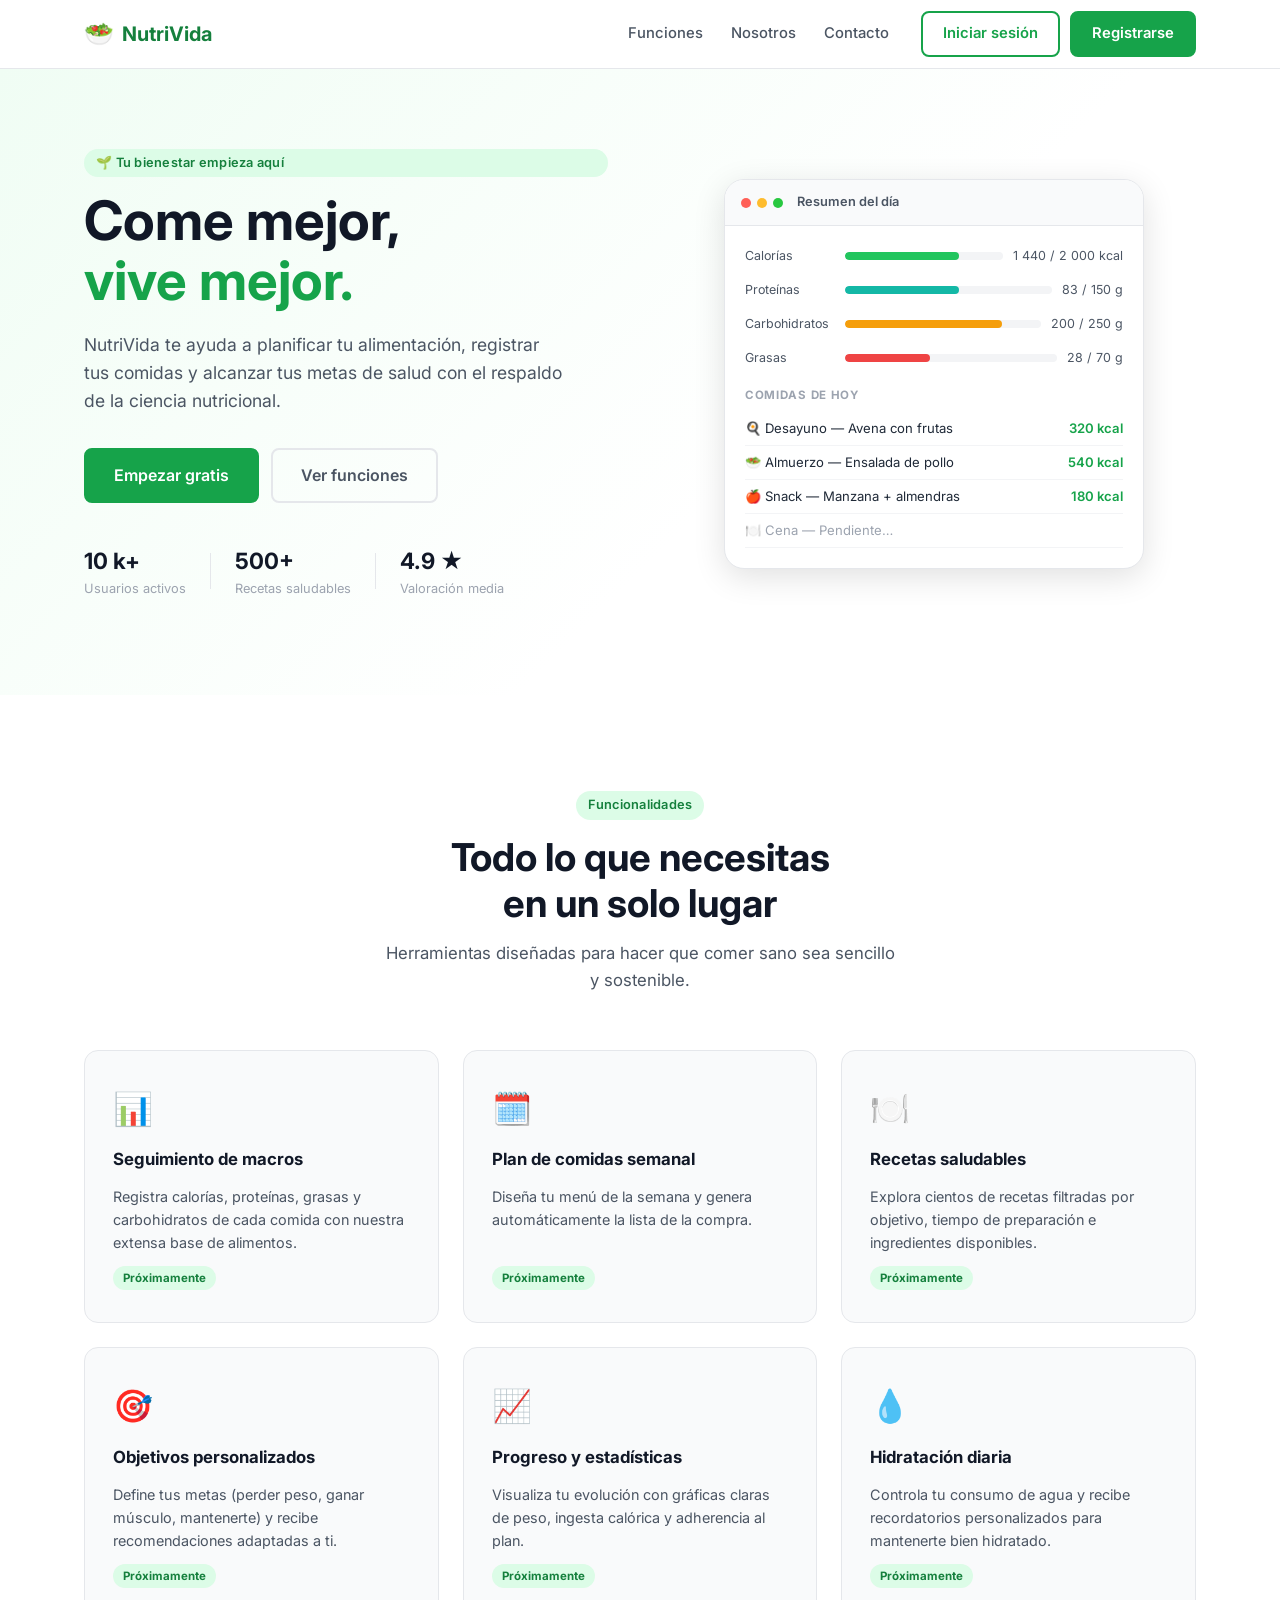
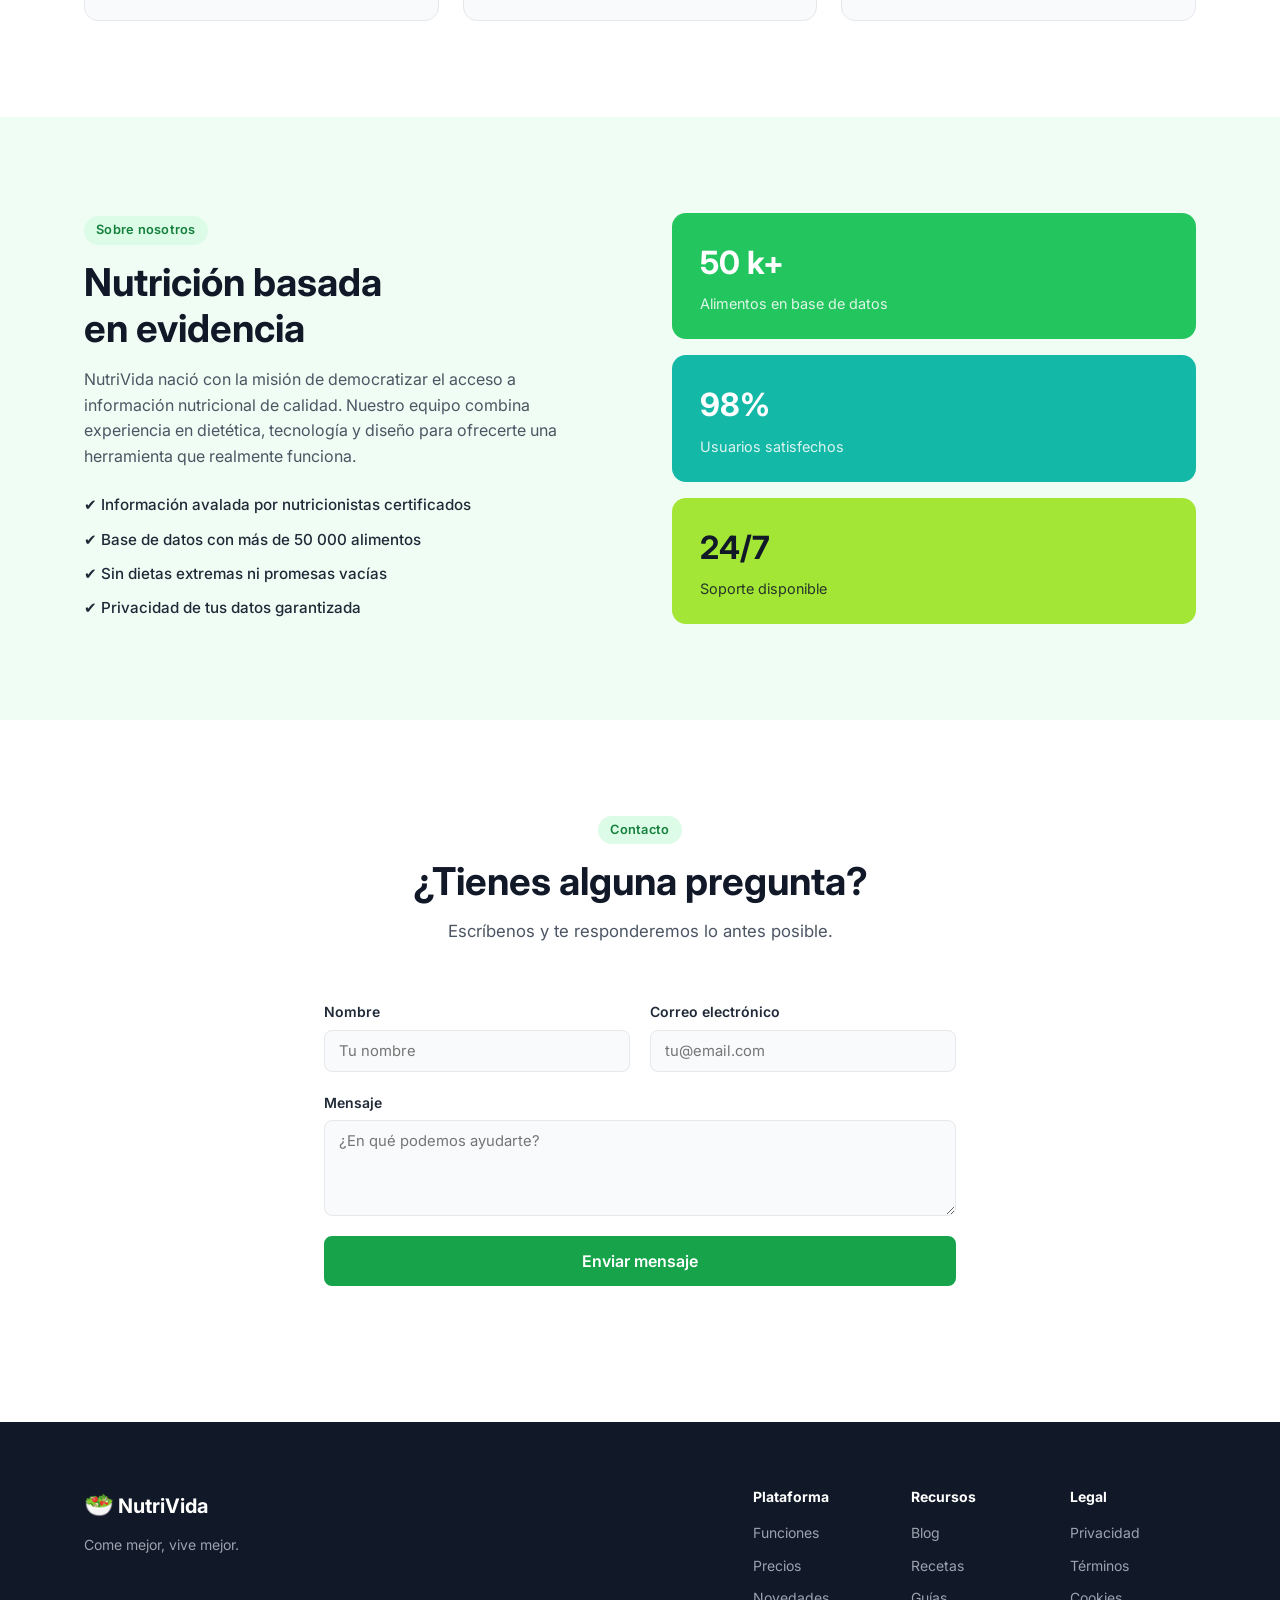
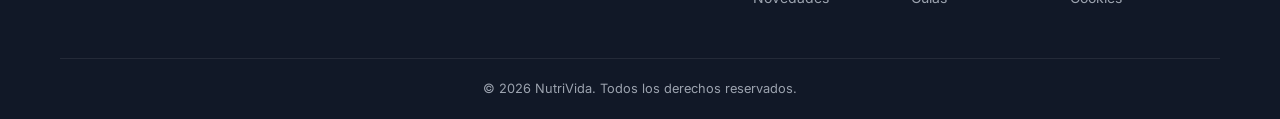
<file: index.html>
<!DOCTYPE html>
<html lang="es">
<head>
  <meta charset="UTF-8" />
  <meta name="viewport" content="width=device-width, initial-scale=1.0" />
  <title>NutriVida — Tu guía de nutrición saludable</title>
  <link rel="stylesheet" href="styles/main.css" />
  <link rel="preconnect" href="https://fonts.googleapis.com" />
  <link href="https://fonts.googleapis.com/css2?family=Inter:wght@400;500;600;700&display=swap" rel="stylesheet" />
</head>
<body>

  <!-- NAVBAR -->
  <header class="navbar">
    <div class="container navbar__inner">
      <a href="index.html" class="navbar__logo">
        <span class="logo-icon">🥗</span>
        <span class="logo-text">NutriVida</span>
      </a>
      <nav class="navbar__links">
        <a href="#features">Funciones</a>
        <a href="#about">Nosotros</a>
        <a href="#contact">Contacto</a>
      </nav>
      <div class="navbar__actions">
        <a href="pages/login.html" class="btn btn--outline">Iniciar sesión</a>
        <a href="pages/register.html" class="btn btn--primary">Registrarse</a>
      </div>
      <button class="navbar__hamburger" id="menuToggle" aria-label="Abrir menú">
        <span></span><span></span><span></span>
      </button>
    </div>
  </header>

  <!-- HERO -->
  <section class="hero">
    <div class="container hero__inner">
      <div class="hero__text">
        <span class="badge">🌱 Tu bienestar empieza aquí</span>
        <h1 class="hero__title">Come mejor,<br /><span class="highlight">vive mejor.</span></h1>
        <p class="hero__subtitle">
          NutriVida te ayuda a planificar tu alimentación, registrar tus comidas
          y alcanzar tus metas de salud con el respaldo de la ciencia nutricional.
        </p>
        <div class="hero__cta">
          <a href="pages/register.html" class="btn btn--primary btn--lg">Empezar gratis</a>
          <a href="#features" class="btn btn--ghost btn--lg">Ver funciones</a>
        </div>
        <div class="hero__stats">
          <div class="stat">
            <strong>10 k+</strong>
            <span>Usuarios activos</span>
          </div>
          <div class="stat-divider"></div>
          <div class="stat">
            <strong>500+</strong>
            <span>Recetas saludables</span>
          </div>
          <div class="stat-divider"></div>
          <div class="stat">
            <strong>4.9 ★</strong>
            <span>Valoración media</span>
          </div>
        </div>
      </div>
      <div class="hero__image">
        <div class="image-card">
          <div class="image-card__mock">
            <div class="mock-header">
              <span class="mock-dot red"></span>
              <span class="mock-dot yellow"></span>
              <span class="mock-dot green"></span>
              <span class="mock-title">Resumen del día</span>
            </div>
            <div class="mock-body">
              <div class="macro-row">
                <span>Calorías</span>
                <div class="bar-wrap"><div class="bar bar--cal" style="width:72%"></div></div>
                <span>1 440 / 2 000 kcal</span>
              </div>
              <div class="macro-row">
                <span>Proteínas</span>
                <div class="bar-wrap"><div class="bar bar--pro" style="width:55%"></div></div>
                <span>83 / 150 g</span>
              </div>
              <div class="macro-row">
                <span>Carbohidratos</span>
                <div class="bar-wrap"><div class="bar bar--carb" style="width:80%"></div></div>
                <span>200 / 250 g</span>
              </div>
              <div class="macro-row">
                <span>Grasas</span>
                <div class="bar-wrap"><div class="bar bar--fat" style="width:40%"></div></div>
                <span>28 / 70 g</span>
              </div>
              <div class="mock-meals">
                <p class="mock-section-title">Comidas de hoy</p>
                <div class="meal-item">🍳 Desayuno — Avena con frutas <span>320 kcal</span></div>
                <div class="meal-item">🥗 Almuerzo — Ensalada de pollo <span>540 kcal</span></div>
                <div class="meal-item">🍎 Snack — Manzana + almendras <span>180 kcal</span></div>
                <div class="meal-item muted">🍽️ Cena — Pendiente…</div>
              </div>
            </div>
          </div>
        </div>
      </div>
    </div>
  </section>

  <!-- FEATURES -->
  <section class="features" id="features">
    <div class="container">
      <div class="section-header">
        <span class="badge">Funcionalidades</span>
        <h2>Todo lo que necesitas<br />en un solo lugar</h2>
        <p>Herramientas diseñadas para hacer que comer sano sea sencillo y sostenible.</p>
      </div>
      <div class="features__grid">

        <div class="feature-card">
          <div class="feature-card__icon">📊</div>
          <h3>Seguimiento de macros</h3>
          <p>Registra calorías, proteínas, grasas y carbohidratos de cada comida con nuestra extensa base de alimentos.</p>
          <span class="feature-tag">Próximamente</span>
        </div>

        <div class="feature-card">
          <div class="feature-card__icon">🗓️</div>
          <h3>Plan de comidas semanal</h3>
          <p>Diseña tu menú de la semana y genera automáticamente la lista de la compra.</p>
          <span class="feature-tag">Próximamente</span>
        </div>

        <div class="feature-card">
          <div class="feature-card__icon">🍽️</div>
          <h3>Recetas saludables</h3>
          <p>Explora cientos de recetas filtradas por objetivo, tiempo de preparación e ingredientes disponibles.</p>
          <span class="feature-tag">Próximamente</span>
        </div>

        <div class="feature-card">
          <div class="feature-card__icon">🎯</div>
          <h3>Objetivos personalizados</h3>
          <p>Define tus metas (perder peso, ganar músculo, mantenerte) y recibe recomendaciones adaptadas a ti.</p>
          <span class="feature-tag">Próximamente</span>
        </div>

        <div class="feature-card">
          <div class="feature-card__icon">📈</div>
          <h3>Progreso y estadísticas</h3>
          <p>Visualiza tu evolución con gráficas claras de peso, ingesta calórica y adherencia al plan.</p>
          <span class="feature-tag">Próximamente</span>
        </div>

        <div class="feature-card">
          <div class="feature-card__icon">💧</div>
          <h3>Hidratación diaria</h3>
          <p>Controla tu consumo de agua y recibe recordatorios personalizados para mantenerte bien hidratado.</p>
          <span class="feature-tag">Próximamente</span>
        </div>

      </div>
    </div>
  </section>

  <!-- ABOUT -->
  <section class="about" id="about">
    <div class="container about__inner">
      <div class="about__text">
        <span class="badge">Sobre nosotros</span>
        <h2>Nutrición basada<br />en evidencia</h2>
        <p>
          NutriVida nació con la misión de democratizar el acceso a información
          nutricional de calidad. Nuestro equipo combina experiencia en dietética,
          tecnología y diseño para ofrecerte una herramienta que realmente funciona.
        </p>
        <ul class="about__list">
          <li>✔ Información avalada por nutricionistas certificados</li>
          <li>✔ Base de datos con más de 50 000 alimentos</li>
          <li>✔ Sin dietas extremas ni promesas vacías</li>
          <li>✔ Privacidad de tus datos garantizada</li>
        </ul>
      </div>
      <div class="about__cards">
        <div class="about-card about-card--green">
          <span class="about-card__num">50 k+</span>
          <span class="about-card__label">Alimentos en base de datos</span>
        </div>
        <div class="about-card about-card--teal">
          <span class="about-card__num">98%</span>
          <span class="about-card__label">Usuarios satisfechos</span>
        </div>
        <div class="about-card about-card--lime">
          <span class="about-card__num">24/7</span>
          <span class="about-card__label">Soporte disponible</span>
        </div>
      </div>
    </div>
  </section>

  <!-- CONTACT -->
  <section class="contact" id="contact">
    <div class="container contact__inner">
      <div class="section-header">
        <span class="badge">Contacto</span>
        <h2>¿Tienes alguna pregunta?</h2>
        <p>Escríbenos y te responderemos lo antes posible.</p>
      </div>
      <form class="contact__form" id="contactForm" novalidate>
        <div class="form-row">
          <div class="form-group">
            <label for="name">Nombre</label>
            <input type="text" id="name" name="name" placeholder="Tu nombre" required />
          </div>
          <div class="form-group">
            <label for="email">Correo electrónico</label>
            <input type="email" id="email" name="email" placeholder="tu@email.com" required />
          </div>
        </div>
        <div class="form-group">
          <label for="message">Mensaje</label>
          <textarea id="message" name="message" rows="4" placeholder="¿En qué podemos ayudarte?" required></textarea>
        </div>
        <button type="submit" class="btn btn--primary btn--lg">Enviar mensaje</button>
        <p class="form-feedback" id="formFeedback"></p>
      </form>
    </div>
  </section>

  <!-- FOOTER -->
  <footer class="footer">
    <div class="container footer__inner">
      <div class="footer__brand">
        <span class="logo-icon">🥗</span>
        <span class="logo-text">NutriVida</span>
        <p>Come mejor, vive mejor.</p>
      </div>
      <div class="footer__links">
        <div class="footer__col">
          <strong>Plataforma</strong>
          <a href="#">Funciones</a>
          <a href="#">Precios</a>
          <a href="#">Novedades</a>
        </div>
        <div class="footer__col">
          <strong>Recursos</strong>
          <a href="#">Blog</a>
          <a href="#">Recetas</a>
          <a href="#">Guías</a>
        </div>
        <div class="footer__col">
          <strong>Legal</strong>
          <a href="#">Privacidad</a>
          <a href="#">Términos</a>
          <a href="#">Cookies</a>
        </div>
      </div>
    </div>
    <div class="footer__bottom">
      <p>© 2026 NutriVida. Todos los derechos reservados.</p>
    </div>
  </footer>

  <script src="scripts/main.js"></script>
</body>
</html>
</file>
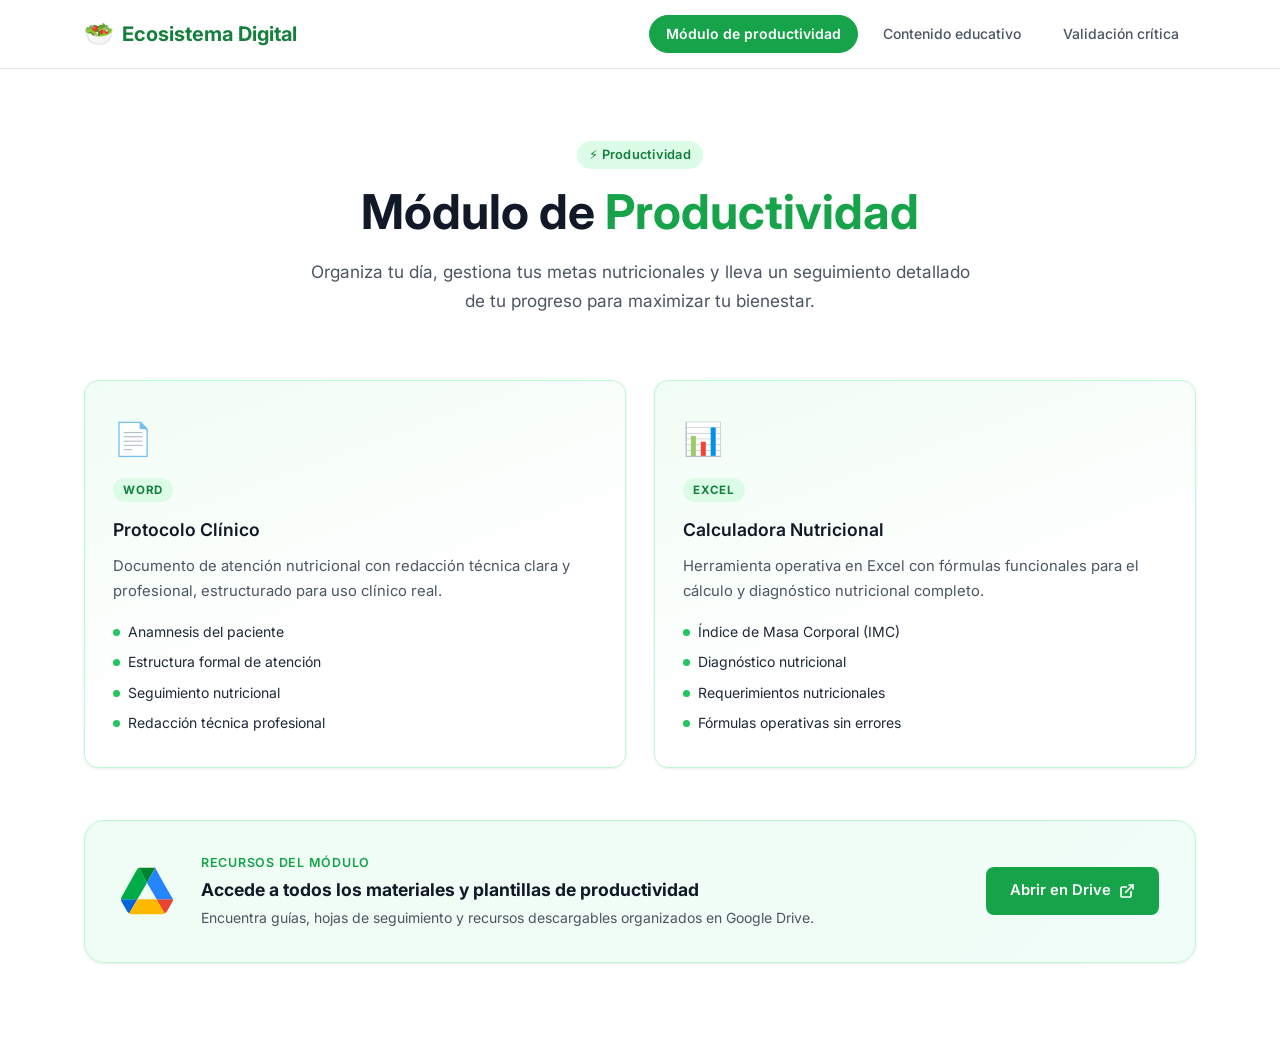
<file: src/pages/modulo-productividad.html>
<!DOCTYPE html>
<html lang="es">
<head>
  <meta charset="UTF-8" />
  <meta name="viewport" content="width=device-width, initial-scale=1.0" />
  <title>Módulo de Productividad — Ecosistema Digital</title>
  <link rel="stylesheet" href="../styles/main.css" />
  <link rel="preconnect" href="https://fonts.googleapis.com" />
  <link href="https://fonts.googleapis.com/css2?family=Inter:wght@400;500;600;700&display=swap" rel="stylesheet" />
</head>
<body>

  <!-- NAVBAR -->
  <header class="navbar">
    <div class="container navbar__inner">
      <a href="../index.html" class="navbar__logo">
        <span class="logo-icon">🥗</span>
        <span class="logo-text">Ecosistema Digital</span>
      </a>
      <nav class="navbar__links">
        <a href="modulo-productividad.html" class="active">Módulo de productividad</a>
        <a href="contenido-educativo.html">Contenido educativo</a>
        <a href="validacion-critica.html">Validación crítica</a>
      </nav>
      <button class="navbar__hamburger" id="menuToggle" aria-label="Abrir menú">
        <span></span><span></span><span></span>
      </button>
    </div>
  </header>

  <!-- PAGE CONTENT -->
  <main class="page-content">
    <div class="container">
      <div class="page-hero">
        <span class="badge">⚡ Productividad</span>
        <h1 class="page-hero__title">Módulo de <span class="highlight">Productividad</span></h1>
        <p class="page-hero__subtitle">
          Organiza tu día, gestiona tus metas nutricionales y lleva un seguimiento
          detallado de tu progreso para maximizar tu bienestar.
        </p>
      </div>

      <div class="cards-grid cards-grid--2col">
        <div class="card card--featured">
          <div class="card__icon">📄</div>
          <div class="card__tag">Word</div>
          <h3>Protocolo Clínico</h3>
          <p>Documento de atención nutricional con redacción técnica clara y profesional, estructurado para uso clínico real.</p>
          <ul class="card__list">
            <li>Anamnesis del paciente</li>
            <li>Estructura formal de atención</li>
            <li>Seguimiento nutricional</li>
            <li>Redacción técnica profesional</li>
          </ul>
        </div>
        <div class="card card--featured">
          <div class="card__icon">📊</div>
          <div class="card__tag">Excel</div>
          <h3>Calculadora Nutricional</h3>
          <p>Herramienta operativa en Excel con fórmulas funcionales para el cálculo y diagnóstico nutricional completo.</p>
          <ul class="card__list">
            <li>Índice de Masa Corporal (IMC)</li>
            <li>Diagnóstico nutricional</li>
            <li>Requerimientos nutricionales</li>
            <li>Fórmulas operativas sin errores</li>
          </ul>
        </div>
      </div>

      <!-- DRIVE BANNER -->
      <div class="drive-banner">
        <div class="drive-banner__icon">
          <svg xmlns="http://www.w3.org/2000/svg" viewBox="0 0 87.3 78" aria-hidden="true">
            <path d="M6.6 66.85l3.85 6.65c.8 1.4 1.95 2.5 3.3 3.3L27.5 53H0c0 1.55.4 3.1 1.2 4.5z" fill="#0066da"/>
            <path d="M43.65 25L29.9 0c-1.35.8-2.5 1.9-3.3 3.3L1.2 48.5A9.06 9.06 0 000 53h27.5z" fill="#00ac47"/>
            <path d="M73.55 76.8c1.35-.8 2.5-1.9 3.3-3.3l1.6-2.75L86.1 57.5c.8-1.4 1.2-2.95 1.2-4.5H59.8l5.85 11.5z" fill="#ea4335"/>
            <path d="M43.65 25L57.4 0H29.9z" fill="#00832d"/>
            <path d="M59.8 53H87.3L73.55 29.15 57.4 0 43.65 25z" fill="#2684fc"/>
            <path d="M27.5 53L13.75 76.8c1.35.8 2.9 1.2 4.5 1.2h50.8c1.6 0 3.15-.45 4.5-1.2L59.8 53z" fill="#ffba00"/>
          </svg>
        </div>
        <div class="drive-banner__content">
          <p class="drive-banner__label">Recursos del módulo</p>
          <h3 class="drive-banner__title">Accede a todos los materiales y plantillas de productividad</h3>
          <p class="drive-banner__desc">Encuentra guías, hojas de seguimiento y recursos descargables organizados en Google Drive.</p>
        </div>
        <a
          href="https://drive.google.com/drive/folders/1vFBbnZCimvPxkotGaMIPMrsDsv6gyX_H?usp=sharing"
          target="_blank"
          rel="noopener noreferrer"
          class="drive-banner__btn"
        >
          Abrir en Drive
          <svg xmlns="http://www.w3.org/2000/svg" width="16" height="16" viewBox="0 0 24 24" fill="none" stroke="currentColor" stroke-width="2.5" stroke-linecap="round" stroke-linejoin="round" aria-hidden="true"><path d="M18 13v6a2 2 0 0 1-2 2H5a2 2 0 0 1-2-2V8a2 2 0 0 1 2-2h6"/><polyline points="15 3 21 3 21 9"/><line x1="10" y1="14" x2="21" y2="3"/></svg>
        </a>
      </div>
    </div>
  </main>

  <script src="../scripts/main.js"></script>
</body>
</html>
</file>
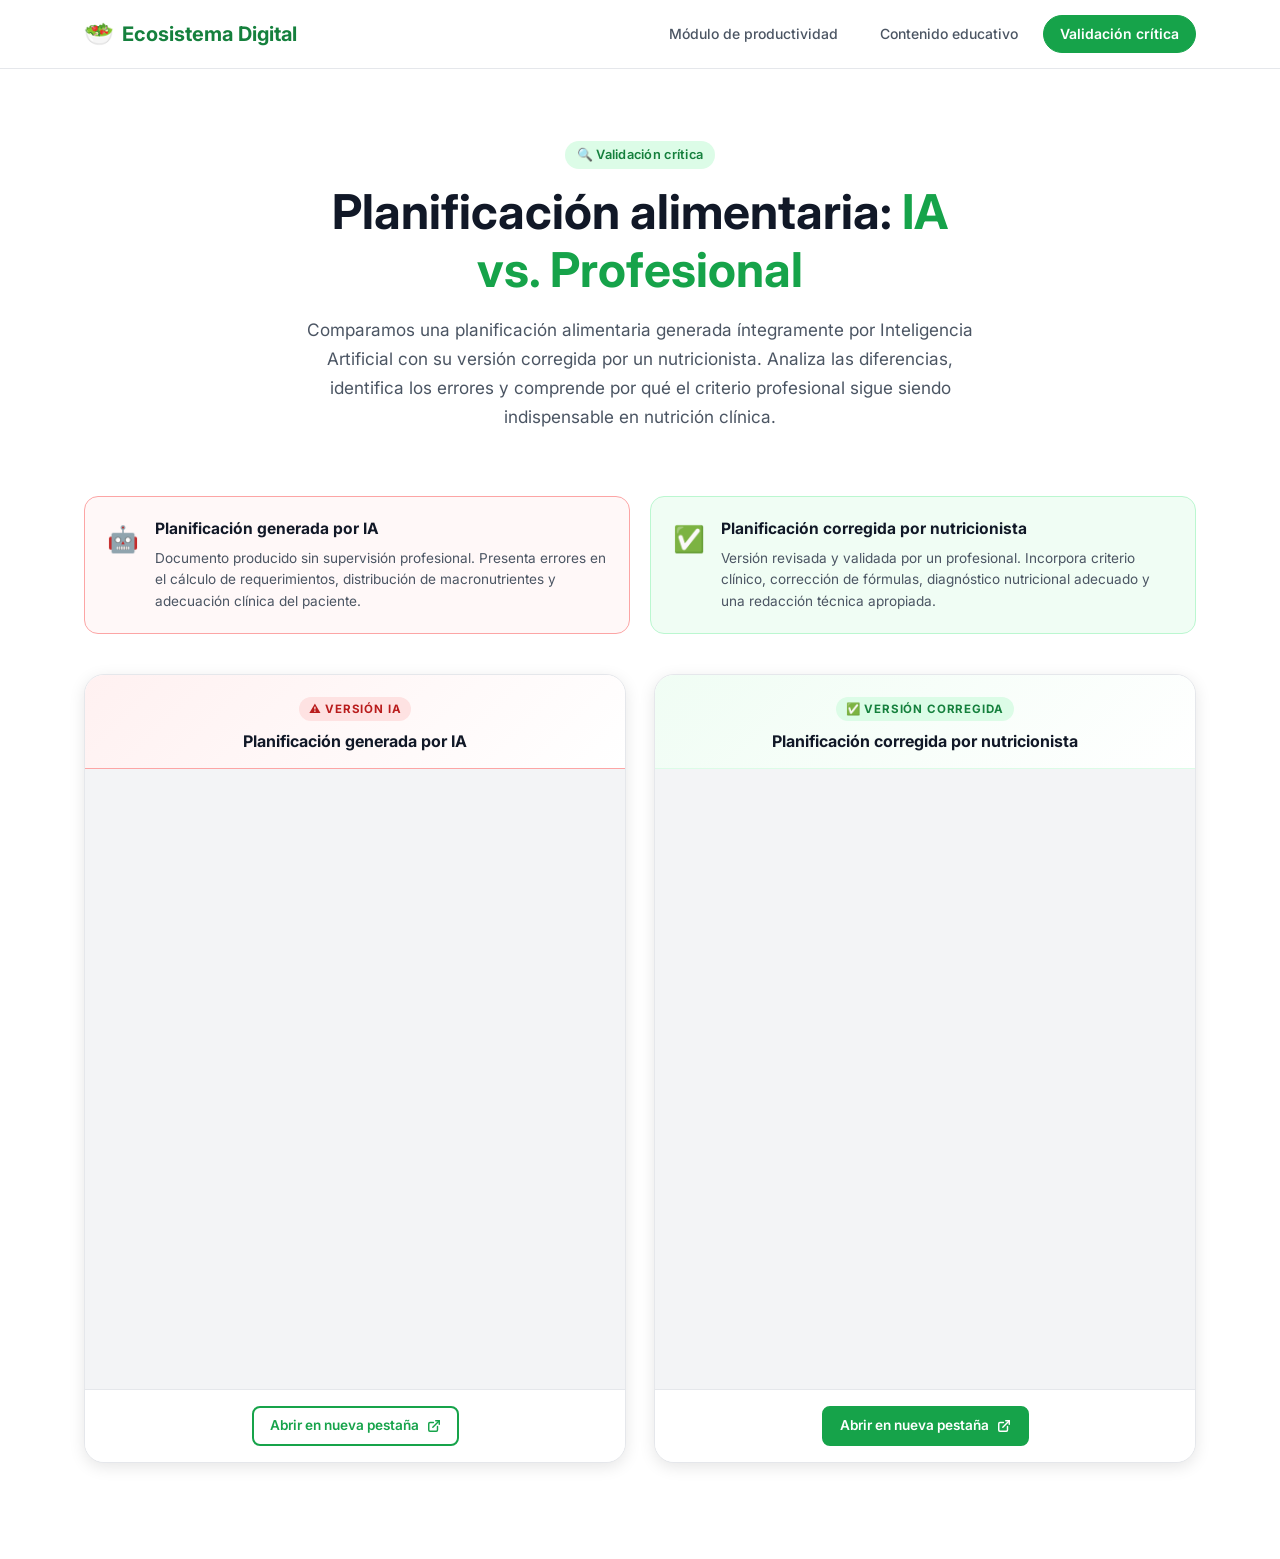
<file: src/pages/validacion-critica.html>
<!DOCTYPE html>
<html lang="es">
<head>
  <meta charset="UTF-8" />
  <meta name="viewport" content="width=device-width, initial-scale=1.0" />
  <title>Validación Crítica — Ecosistema Digital</title>
  <link rel="stylesheet" href="../styles/main.css" />
  <link rel="preconnect" href="https://fonts.googleapis.com" />
  <link href="https://fonts.googleapis.com/css2?family=Inter:wght@400;500;600;700&display=swap" rel="stylesheet" />
</head>
<body>

  <!-- NAVBAR -->
  <header class="navbar">
    <div class="container navbar__inner">
      <a href="../index.html" class="navbar__logo">
        <span class="logo-icon">🥗</span>
        <span class="logo-text">Ecosistema Digital</span>
      </a>
      <nav class="navbar__links">
        <a href="modulo-productividad.html">Módulo de productividad</a>
        <a href="contenido-educativo.html">Contenido educativo</a>
        <a href="validacion-critica.html" class="active">Validación crítica</a>
      </nav>

      <button class="navbar__hamburger" id="menuToggle" aria-label="Abrir menú">
        <span></span><span></span><span></span>
      </button>
    </div>
  </header>

  <!-- PAGE CONTENT -->
  <main class="page-content">
    <div class="container">
      <div class="page-hero">
        <span class="badge">🔍 Validación crítica</span>
        <h1 class="page-hero__title">Planificación alimentaria: <span class="highlight">IA vs. Profesional</span></h1>
        <p class="page-hero__subtitle">
          Comparamos una planificación alimentaria generada íntegramente por Inteligencia Artificial
          con su versión corregida por un nutricionista. Analiza las diferencias, identifica los errores
          y comprende por qué el criterio profesional sigue siendo indispensable en nutrición clínica.
        </p>
      </div>

      <!-- DESCRIPCIÓN -->
      <div class="vc-description">
        <div class="vc-desc-card vc-desc-card--danger">
          <div class="vc-desc-card__icon">🤖</div>
          <div>
            <h3>Planificación generada por IA</h3>
            <p>Documento producido sin supervisión profesional. Presenta errores en el cálculo de requerimientos, distribución de macronutrientes y adecuación clínica del paciente.</p>
          </div>
        </div>
        <div class="vc-desc-card vc-desc-card--success">
          <div class="vc-desc-card__icon">✅</div>
          <div>
            <h3>Planificación corregida por nutricionista</h3>
            <p>Versión revisada y validada por un profesional. Incorpora criterio clínico, corrección de fórmulas, diagnóstico nutricional adecuado y una redacción técnica apropiada.</p>
          </div>
        </div>
      </div>

      <!-- DOCUMENTOS PDF -->
      <div class="vc-docs">
        <div class="vc-doc-card">
          <div class="vc-doc-card__header vc-doc-card__header--danger">
            <span class="vc-doc-tag vc-doc-tag--danger">⚠️ Versión IA</span>
            <h2 class="vc-doc-card__title">Planificación generada por IA</h2>
          </div>
          <div class="vc-doc-card__viewer">
            <iframe
              src="../docs/IA-Mala.pdf"
              title="Planificación alimentaria generada por IA"
              class="vc-pdf-frame"
            ></iframe>
          </div>
          <div class="vc-doc-card__footer">
            <a href="../docs/IA-Mala.pdf" target="_blank" rel="noopener noreferrer" class="btn btn--outline btn--sm">
              Abrir en nueva pestaña
              <svg xmlns="http://www.w3.org/2000/svg" width="14" height="14" viewBox="0 0 24 24" fill="none" stroke="currentColor" stroke-width="2.5" stroke-linecap="round" stroke-linejoin="round"><path d="M18 13v6a2 2 0 0 1-2 2H5a2 2 0 0 1-2-2V8a2 2 0 0 1 2-2h6"/><polyline points="15 3 21 3 21 9"/><line x1="10" y1="14" x2="21" y2="3"/></svg>
            </a>
          </div>
        </div>

        <div class="vc-doc-card">
          <div class="vc-doc-card__header vc-doc-card__header--success">
            <span class="vc-doc-tag vc-doc-tag--success">✅ Versión corregida</span>
            <h2 class="vc-doc-card__title">Planificación corregida por nutricionista</h2>
          </div>
          <div class="vc-doc-card__viewer">
            <iframe
              src="../docs/Corregido.pdf"
              title="Planificación alimentaria corregida por nutricionista"
              class="vc-pdf-frame"
            ></iframe>
          </div>
          <div class="vc-doc-card__footer">
            <a href="../docs/Corregido.pdf" target="_blank" rel="noopener noreferrer" class="btn btn--primary btn--sm">
              Abrir en nueva pestaña
              <svg xmlns="http://www.w3.org/2000/svg" width="14" height="14" viewBox="0 0 24 24" fill="none" stroke="currentColor" stroke-width="2.5" stroke-linecap="round" stroke-linejoin="round"><path d="M18 13v6a2 2 0 0 1-2 2H5a2 2 0 0 1-2-2V8a2 2 0 0 1 2-2h6"/><polyline points="15 3 21 3 21 9"/><line x1="10" y1="14" x2="21" y2="3"/></svg>
            </a>
          </div>
        </div>
      </div>

    </div>
  </main>

  <script src="../scripts/main.js"></script>
</body>
</html>
</file>
<file: styles/main.css>
/* =============================================
   NutriVida — Estilos principales
   ============================================= */

/* ---------- Reset & Variables ---------- */
*, *::before, *::after {
  box-sizing: border-box;
  margin: 0;
  padding: 0;
}

:root {
  --green-50:  #f0fdf4;
  --green-100: #dcfce7;
  --green-200: #bbf7d0;
  --green-400: #4ade80;
  --green-500: #22c55e;
  --green-600: #16a34a;
  --green-700: #15803d;
  --teal-500:  #14b8a6;
  --lime-400:  #a3e635;
  --gray-50:   #f9fafb;
  --gray-100:  #f3f4f6;
  --gray-200:  #e5e7eb;
  --gray-400:  #9ca3af;
  --gray-600:  #4b5563;
  --gray-800:  #1f2937;
  --gray-900:  #111827;
  --white:     #ffffff;
  --shadow-sm: 0 1px 3px rgba(0,0,0,.08);
  --shadow-md: 0 4px 16px rgba(0,0,0,.10);
  --shadow-lg: 0 8px 32px rgba(0,0,0,.12);
  --radius-sm: 8px;
  --radius-md: 14px;
  --radius-lg: 20px;
  --font: 'Inter', system-ui, sans-serif;
}

html { scroll-behavior: smooth; }

body {
  font-family: var(--font);
  color: var(--gray-800);
  background: var(--white);
  line-height: 1.6;
  -webkit-font-smoothing: antialiased;
}

/* ---------- Utilities ---------- */
.container {
  width: 100%;
  max-width: 1160px;
  margin: 0 auto;
  padding: 0 24px;
}

.btn {
  display: inline-flex;
  align-items: center;
  justify-content: center;
  gap: 8px;
  font-family: var(--font);
  font-size: .925rem;
  font-weight: 600;
  border-radius: var(--radius-sm);
  border: 2px solid transparent;
  cursor: pointer;
  text-decoration: none;
  transition: all .2s;
  padding: 9px 20px;
  white-space: nowrap;
}

.btn--primary {
  background: var(--green-600);
  color: var(--white);
  border-color: var(--green-600);
}
.btn--primary:hover {
  background: var(--green-700);
  border-color: var(--green-700);
  transform: translateY(-1px);
  box-shadow: 0 4px 12px rgba(22,163,74,.35);
}

.btn--outline {
  background: transparent;
  color: var(--green-600);
  border-color: var(--green-600);
}
.btn--outline:hover {
  background: var(--green-50);
}

.btn--ghost {
  background: transparent;
  color: var(--gray-600);
  border-color: var(--gray-200);
}
.btn--ghost:hover {
  background: var(--gray-100);
  color: var(--gray-800);
}

.btn--lg { padding: 13px 28px; font-size: 1rem; }

.badge {
  display: inline-block;
  background: var(--green-100);
  color: var(--green-700);
  font-size: .8rem;
  font-weight: 600;
  padding: 4px 12px;
  border-radius: 999px;
  margin-bottom: 14px;
  letter-spacing: .02em;
}

.section-header {
  text-align: center;
  margin-bottom: 56px;
}
.section-header h2 {
  font-size: clamp(1.8rem, 3vw, 2.4rem);
  font-weight: 700;
  color: var(--gray-900);
  line-height: 1.2;
  margin-bottom: 14px;
}
.section-header p {
  color: var(--gray-600);
  font-size: 1.05rem;
  max-width: 520px;
  margin: 0 auto;
}

.highlight {
  color: var(--green-600);
  position: relative;
}

/* ---------- Navbar ---------- */
.navbar {
  position: sticky;
  top: 0;
  z-index: 100;
  background: rgba(255,255,255,.9);
  backdrop-filter: blur(10px);
  border-bottom: 1px solid var(--gray-200);
}

.navbar__inner {
  display: flex;
  align-items: center;
  gap: 32px;
  height: 68px;
}

.navbar__logo {
  display: flex;
  align-items: center;
  gap: 8px;
  text-decoration: none;
  flex-shrink: 0;
}
.logo-icon { font-size: 1.5rem; }
.logo-text {
  font-size: 1.25rem;
  font-weight: 700;
  color: var(--green-700);
}

.navbar__links {
  display: flex;
  gap: 28px;
  margin-left: auto;
}
.navbar__links a {
  text-decoration: none;
  color: var(--gray-600);
  font-weight: 500;
  font-size: .925rem;
  transition: color .18s;
}
.navbar__links a:hover { color: var(--green-600); }

.navbar__actions {
  display: flex;
  gap: 10px;
  flex-shrink: 0;
}

.navbar__hamburger {
  display: none;
  flex-direction: column;
  gap: 5px;
  background: none;
  border: none;
  cursor: pointer;
  padding: 4px;
  margin-left: auto;
}
.navbar__hamburger span {
  display: block;
  width: 24px;
  height: 2px;
  background: var(--gray-700);
  border-radius: 2px;
  transition: all .25s;
}

/* ---------- Hero ---------- */
.hero {
  background: linear-gradient(135deg, var(--green-50) 0%, var(--white) 60%);
  padding: 80px 0 96px;
  overflow: hidden;
}

.hero__inner {
  display: grid;
  grid-template-columns: 1fr 1fr;
  gap: 64px;
  align-items: center;
}

.hero__text { display: flex; flex-direction: column; gap: 0; }

.hero__title {
  font-size: clamp(2.4rem, 4.5vw, 3.4rem);
  font-weight: 700;
  line-height: 1.1;
  color: var(--gray-900);
  margin-bottom: 20px;
}

.hero__subtitle {
  color: var(--gray-600);
  font-size: 1.1rem;
  max-width: 480px;
  margin-bottom: 32px;
}

.hero__cta {
  display: flex;
  gap: 12px;
  flex-wrap: wrap;
  margin-bottom: 40px;
}

.hero__stats {
  display: flex;
  align-items: center;
  gap: 24px;
  flex-wrap: wrap;
}
.stat { display: flex; flex-direction: column; }
.stat strong { font-size: 1.4rem; font-weight: 700; color: var(--gray-900); }
.stat span { font-size: .8rem; color: var(--gray-400); }
.stat-divider {
  width: 1px;
  height: 36px;
  background: var(--gray-200);
}

/* --- Hero mock card --- */
.hero__image { display: flex; justify-content: center; }

.image-card {
  width: 100%;
  max-width: 420px;
  background: var(--white);
  border-radius: var(--radius-lg);
  box-shadow: var(--shadow-lg);
  overflow: hidden;
  border: 1px solid var(--gray-200);
  animation: float 5s ease-in-out infinite;
}

@keyframes float {
  0%, 100% { transform: translateY(0); }
  50%       { transform: translateY(-10px); }
}

.mock-header {
  display: flex;
  align-items: center;
  gap: 6px;
  background: var(--gray-50);
  border-bottom: 1px solid var(--gray-200);
  padding: 12px 16px;
}
.mock-dot { width: 10px; height: 10px; border-radius: 50%; }
.mock-dot.red    { background: #ff5f57; }
.mock-dot.yellow { background: #febc2e; }
.mock-dot.green  { background: #28c840; }
.mock-title { font-size: .8rem; font-weight: 600; color: var(--gray-600); margin-left: 8px; }

.mock-body { padding: 20px; display: flex; flex-direction: column; gap: 14px; }

.macro-row {
  display: grid;
  grid-template-columns: 90px 1fr auto;
  align-items: center;
  gap: 10px;
  font-size: .78rem;
  color: var(--gray-600);
}
.bar-wrap {
  height: 8px;
  background: var(--gray-100);
  border-radius: 999px;
  overflow: hidden;
}
.bar {
  height: 100%;
  border-radius: 999px;
  transition: width .6s ease;
}
.bar--cal  { background: var(--green-500); }
.bar--pro  { background: var(--teal-500); }
.bar--carb { background: #f59e0b; }
.bar--fat  { background: #ef4444; }

.mock-meals { margin-top: 4px; }
.mock-section-title {
  font-size: .72rem;
  font-weight: 700;
  text-transform: uppercase;
  letter-spacing: .06em;
  color: var(--gray-400);
  margin-bottom: 8px;
}
.meal-item {
  display: flex;
  justify-content: space-between;
  font-size: .82rem;
  color: var(--gray-700);
  padding: 6px 0;
  border-bottom: 1px solid var(--gray-100);
}
.meal-item span { color: var(--green-600); font-weight: 600; }
.meal-item.muted { color: var(--gray-400); }

/* ---------- Features ---------- */
.features {
  padding: 96px 0;
  background: var(--white);
}

.features__grid {
  display: grid;
  grid-template-columns: repeat(3, 1fr);
  gap: 24px;
}

.feature-card {
  background: var(--gray-50);
  border: 1px solid var(--gray-200);
  border-radius: var(--radius-md);
  padding: 32px 28px;
  display: flex;
  flex-direction: column;
  gap: 12px;
  transition: box-shadow .2s, transform .2s;
  position: relative;
}
.feature-card:hover {
  box-shadow: var(--shadow-md);
  transform: translateY(-4px);
}

.feature-card__icon { font-size: 2rem; }
.feature-card h3 { font-size: 1.05rem; font-weight: 700; color: var(--gray-900); }
.feature-card p  { font-size: .9rem; color: var(--gray-600); flex: 1; }

.feature-tag {
  display: inline-block;
  background: var(--green-100);
  color: var(--green-700);
  font-size: .72rem;
  font-weight: 700;
  padding: 3px 10px;
  border-radius: 999px;
  align-self: flex-start;
}

/* ---------- About ---------- */
.about {
  padding: 96px 0;
  background: var(--green-50);
}

.about__inner {
  display: grid;
  grid-template-columns: 1fr 1fr;
  gap: 64px;
  align-items: center;
}

.about__text h2 {
  font-size: clamp(1.8rem, 3vw, 2.4rem);
  font-weight: 700;
  color: var(--gray-900);
  line-height: 1.2;
  margin-bottom: 16px;
}
.about__text p {
  color: var(--gray-600);
  font-size: 1rem;
  margin-bottom: 24px;
}

.about__list {
  list-style: none;
  display: flex;
  flex-direction: column;
  gap: 10px;
}
.about__list li {
  font-size: .95rem;
  color: var(--gray-700);
  font-weight: 500;
}

.about__cards {
  display: flex;
  flex-direction: column;
  gap: 16px;
}
.about-card {
  border-radius: var(--radius-md);
  padding: 24px 28px;
  display: flex;
  flex-direction: column;
  gap: 4px;
}
.about-card--green { background: var(--green-500); color: var(--white); }
.about-card--teal  { background: var(--teal-500);  color: var(--white); }
.about-card--lime  { background: var(--lime-400);  color: var(--gray-900); }

.about-card__num   { font-size: 2rem; font-weight: 700; }
.about-card__label { font-size: .9rem; opacity: .85; }

/* ---------- Contact ---------- */
.contact { padding: 96px 0; background: var(--white); }

.contact__inner { max-width: 680px; margin: 0 auto; }

.contact__form { display: flex; flex-direction: column; gap: 20px; }

.form-row { display: grid; grid-template-columns: 1fr 1fr; gap: 20px; }

.form-group { display: flex; flex-direction: column; gap: 6px; }
.form-group label { font-size: .875rem; font-weight: 600; color: var(--gray-700); }
.form-group input,
.form-group textarea {
  font-family: var(--font);
  font-size: .925rem;
  color: var(--gray-800);
  background: var(--gray-50);
  border: 1.5px solid var(--gray-200);
  border-radius: var(--radius-sm);
  padding: 11px 14px;
  transition: border-color .18s, box-shadow .18s;
  outline: none;
  resize: vertical;
}
.form-group input:focus,
.form-group textarea:focus {
  border-color: var(--green-500);
  box-shadow: 0 0 0 3px rgba(34,197,94,.15);
  background: var(--white);
}

.form-feedback {
  font-size: .875rem;
  font-weight: 500;
  min-height: 20px;
}
.form-feedback.success { color: var(--green-600); }
.form-feedback.error   { color: #ef4444; }

/* ---------- Footer ---------- */
.footer {
  background: var(--gray-900);
  color: var(--gray-400);
  padding: 64px 0 0;
}

.footer__inner {
  display: grid;
  grid-template-columns: 1.4fr 1fr;
  gap: 48px;
  padding-bottom: 48px;
  border-bottom: 1px solid rgba(255,255,255,.08);
}

.footer__brand .logo-text { color: var(--white); }
.footer__brand p  { font-size: .875rem; margin-top: 10px; }

.footer__links { display: grid; grid-template-columns: repeat(3, 1fr); gap: 32px; }

.footer__col {
  display: flex;
  flex-direction: column;
  gap: 10px;
}
.footer__col strong { color: var(--white); font-size: .875rem; margin-bottom: 4px; }
.footer__col a {
  color: var(--gray-400);
  text-decoration: none;
  font-size: .875rem;
  transition: color .18s;
}
.footer__col a:hover { color: var(--green-400); }

.footer__bottom {
  text-align: center;
  padding: 20px 0;
  font-size: .8rem;
}

/* ---------- Responsive ---------- */
@media (max-width: 900px) {
  .hero__inner { grid-template-columns: 1fr; }
  .hero__image { display: none; }
  .features__grid { grid-template-columns: repeat(2, 1fr); }
  .about__inner { grid-template-columns: 1fr; }
  .footer__inner { grid-template-columns: 1fr; }
}

@media (max-width: 640px) {
  .navbar__links, .navbar__actions { display: none; }
  .navbar__hamburger { display: flex; }
  .features__grid { grid-template-columns: 1fr; }
  .form-row { grid-template-columns: 1fr; }
  .footer__links { grid-template-columns: 1fr; }
  .hero__stats { gap: 16px; }
}
</file>
<file: src/styles/main.css>
/* =============================================
   NutriVida — Estilos principales
   ============================================= */

/* ---------- Reset & Variables ---------- */
*, *::before, *::after {
  box-sizing: border-box;
  margin: 0;
  padding: 0;
}

:root {
  --green-50:  #f0fdf4;
  --green-100: #dcfce7;
  --green-200: #bbf7d0;
  --green-400: #4ade80;
  --green-500: #22c55e;
  --green-600: #16a34a;
  --green-700: #15803d;
  --teal-500:  #14b8a6;
  --lime-400:  #a3e635;
  --gray-50:   #f9fafb;
  --gray-100:  #f3f4f6;
  --gray-200:  #e5e7eb;
  --gray-400:  #9ca3af;
  --gray-600:  #4b5563;
  --gray-800:  #1f2937;
  --gray-900:  #111827;
  --white:     #ffffff;
  --shadow-sm: 0 1px 3px rgba(0,0,0,.08);
  --shadow-md: 0 4px 16px rgba(0,0,0,.10);
  --shadow-lg: 0 8px 32px rgba(0,0,0,.12);
  --radius-sm: 8px;
  --radius-md: 14px;
  --radius-lg: 20px;
  --font: 'Inter', system-ui, sans-serif;
}

html { scroll-behavior: smooth; }

body {
  font-family: var(--font);
  color: var(--gray-800);
  background: var(--white);
  line-height: 1.6;
  -webkit-font-smoothing: antialiased;
}

/* ---------- Utilities ---------- */
.container {
  width: 100%;
  max-width: 1160px;
  margin: 0 auto;
  padding: 0 24px;
}

.btn {
  display: inline-flex;
  align-items: center;
  justify-content: center;
  gap: 8px;
  font-family: var(--font);
  font-size: .925rem;
  font-weight: 600;
  border-radius: var(--radius-sm);
  border: 2px solid transparent;
  cursor: pointer;
  text-decoration: none;
  transition: all .2s;
  padding: 9px 20px;
  white-space: nowrap;
}

.btn--primary {
  background: var(--green-600);
  color: var(--white);
  border-color: var(--green-600);
}
.btn--primary:hover {
  background: var(--green-700);
  border-color: var(--green-700);
  transform: translateY(-1px);
  box-shadow: 0 4px 12px rgba(22,163,74,.35);
}

.btn--outline {
  background: transparent;
  color: var(--green-600);
  border-color: var(--green-600);
}
.btn--outline:hover {
  background: var(--green-50);
}

.btn--ghost {
  background: transparent;
  color: var(--gray-600);
  border-color: var(--gray-200);
}
.btn--ghost:hover {
  background: var(--gray-100);
  color: var(--gray-800);
}

.btn--lg { padding: 13px 28px; font-size: 1rem; }

.badge {
  display: inline-block;
  background: var(--green-100);
  color: var(--green-700);
  font-size: .8rem;
  font-weight: 600;
  padding: 4px 12px;
  border-radius: 999px;
  margin-bottom: 14px;
  letter-spacing: .02em;
}

.section-header {
  text-align: center;
  margin-bottom: 56px;
}
.section-header h2 {
  font-size: clamp(1.8rem, 3vw, 2.4rem);
  font-weight: 700;
  color: var(--gray-900);
  line-height: 1.2;
  margin-bottom: 14px;
}
.section-header p {
  color: var(--gray-600);
  font-size: 1.05rem;
  max-width: 520px;
  margin: 0 auto;
}

.highlight {
  color: var(--green-600);
  position: relative;
}

/* ---------- Navbar ---------- */
.navbar {
  position: sticky;
  top: 0;
  z-index: 100;
  background: rgba(255,255,255,.9);
  backdrop-filter: blur(10px);
  border-bottom: 1px solid var(--gray-200);
}

.navbar__inner {
  display: flex;
  align-items: center;
  gap: 32px;
  height: 68px;
}

.navbar__logo {
  display: flex;
  align-items: center;
  gap: 8px;
  text-decoration: none;
  flex-shrink: 0;
}
.logo-icon { font-size: 1.5rem; }
.logo-text {
  font-size: 1.25rem;
  font-weight: 700;
  color: var(--green-700);
}

.navbar__links {
  display: flex;
  gap: 8px;
  margin-left: auto;
}
.navbar__links a {
  text-decoration: none;
  color: var(--gray-600);
  font-weight: 500;
  font-size: .875rem;
  padding: 7px 16px;
  border-radius: 999px;
  border: 1.5px solid transparent;
  transition: all .2s;
  white-space: nowrap;
}
.navbar__links a:hover {
  color: var(--green-700);
  background: var(--green-50);
  border-color: var(--green-200);
}
.navbar__links a.active {
  color: var(--white);
  background: var(--green-600);
  border-color: var(--green-600);
  font-weight: 600;
}

.navbar__actions {
  display: flex;
  gap: 10px;
  flex-shrink: 0;
}

.navbar__hamburger {
  display: none;
  flex-direction: column;
  gap: 5px;
  background: none;
  border: none;
  cursor: pointer;
  padding: 4px;
  margin-left: auto;
}
.navbar__hamburger span {
  display: block;
  width: 24px;
  height: 2px;
  background: var(--gray-700);
  border-radius: 2px;
  transition: all .25s;
}

/* ---------- Page content (páginas internas) ---------- */
.page-content {
  padding: 72px 0 96px;
}

.page-hero {
  text-align: center;
  max-width: 680px;
  margin: 0 auto 64px;
}

.page-hero__title {
  font-size: clamp(2rem, 4vw, 3rem);
  font-weight: 700;
  color: var(--gray-900);
  line-height: 1.2;
  margin-bottom: 16px;
}

.page-hero__subtitle {
  font-size: 1.075rem;
  color: var(--gray-600);
  line-height: 1.7;
}

.cards-grid {
  display: grid;
  grid-template-columns: repeat(auto-fit, minmax(240px, 1fr));
  gap: 28px;
}

.cards-grid--2col {
  grid-template-columns: repeat(2, 1fr);
}

@media (max-width: 640px) {
  .cards-grid--2col { grid-template-columns: 1fr; }
}

.card {
  background: var(--white);
  border: 1px solid var(--gray-200);
  border-radius: var(--radius-md);
  padding: 32px 28px;
  box-shadow: var(--shadow-sm);
  transition: box-shadow .2s, transform .2s;
}

.card:hover {
  box-shadow: var(--shadow-md);
  transform: translateY(-4px);
}

.card--featured {
  border-color: var(--green-200);
  background: linear-gradient(160deg, var(--green-50) 0%, var(--white) 60%);
  position: relative;
}

.card__tag {
  display: inline-block;
  font-size: .72rem;
  font-weight: 700;
  text-transform: uppercase;
  letter-spacing: .07em;
  color: var(--green-700);
  background: var(--green-100);
  padding: 3px 10px;
  border-radius: 999px;
  margin-bottom: 14px;
}

.card__icon {
  font-size: 2rem;
  margin-bottom: 12px;
}

.card h3 {
  font-size: 1.1rem;
  font-weight: 600;
  color: var(--gray-900);
  margin-bottom: 10px;
}

.card p {
  font-size: .925rem;
  color: var(--gray-600);
  line-height: 1.65;
  margin-bottom: 18px;
}

.card__list {
  list-style: none;
  display: flex;
  flex-direction: column;
  gap: 8px;
}
.card__list li {
  font-size: .875rem;
  color: var(--gray-700);
  display: flex;
  align-items: center;
  gap: 8px;
}
.card__list li::before {
  content: '';
  display: inline-block;
  width: 7px;
  height: 7px;
  border-radius: 50%;
  background: var(--green-500);
  flex-shrink: 0;
}

/* ---------- Contenido Educativo ---------- */
.edu-content {
  display: grid;
  grid-template-columns: 1fr 1fr;
  gap: 32px;
  align-items: start;
}

.edu-card {
  background: var(--white);
  border: 1.5px solid var(--green-200);
  border-radius: var(--radius-lg);
  box-shadow: var(--shadow-md);
  overflow: hidden;
  display: flex;
  flex-direction: column;
}

.edu-card__header {
  padding: 28px 28px 20px;
  text-align: center;
  background: linear-gradient(160deg, var(--green-50) 0%, var(--white) 100%);
  border-bottom: 1px solid var(--green-100);
}

.edu-card__tag {
  display: inline-block;
  font-size: .75rem;
  font-weight: 700;
  text-transform: uppercase;
  letter-spacing: .07em;
  color: var(--green-700);
  background: var(--green-100);
  padding: 4px 12px;
  border-radius: 999px;
  margin-bottom: 12px;
}

.edu-card__title {
  font-size: 1.2rem;
  font-weight: 700;
  color: var(--gray-900);
  margin-bottom: 8px;
}

.edu-card__desc {
  font-size: .875rem;
  color: var(--gray-600);
  line-height: 1.65;
}

.edu-card__media {
  padding: 24px;
  display: flex;
  justify-content: center;
  align-items: flex-start;
  background: var(--gray-50);
}

.edu-media {
  display: block;
  border-radius: var(--radius-md);
  width: 100%;
  max-width: 320px;
}

.edu-media--img {
  box-shadow: 0 4px 20px rgba(0,0,0,.10);
}

.edu-media--video {
  box-shadow: 0 4px 20px rgba(0,0,0,.15);
  background: var(--gray-900);
}

@media (max-width: 768px) {
  .edu-content { grid-template-columns: 1fr; }
  .edu-media { max-width: 100%; }
}

/* ---------- Validación Crítica ---------- */
.vc-description {
  display: grid;
  grid-template-columns: 1fr 1fr;
  gap: 20px;
  margin-bottom: 40px;
}

.vc-desc-card {
  display: flex;
  align-items: flex-start;
  gap: 16px;
  padding: 20px 22px;
  border-radius: var(--radius-md);
  border: 1.5px solid;
}

.vc-desc-card--danger {
  background: #fff8f8;
  border-color: #fca5a5;
}

.vc-desc-card--success {
  background: var(--green-50);
  border-color: var(--green-200);
}

.vc-desc-card__icon {
  font-size: 1.6rem;
  flex-shrink: 0;
  margin-top: 2px;
}

.vc-desc-card h3 {
  font-size: .975rem;
  font-weight: 700;
  color: var(--gray-900);
  margin-bottom: 6px;
}

.vc-desc-card p {
  font-size: .85rem;
  color: var(--gray-600);
  line-height: 1.6;
}

.vc-docs {
  display: grid;
  grid-template-columns: 1fr 1fr;
  gap: 28px;
  align-items: start;
}

.vc-doc-card {
  background: var(--white);
  border-radius: var(--radius-lg);
  box-shadow: var(--shadow-md);
  overflow: hidden;
  border: 1.5px solid var(--gray-200);
  display: flex;
  flex-direction: column;
}

.vc-doc-card__header {
  padding: 20px 24px 16px;
  text-align: center;
}

.vc-doc-card__header--danger {
  background: linear-gradient(135deg, #fff1f1 0%, var(--white) 100%);
  border-bottom: 1px solid #fca5a5;
}

.vc-doc-card__header--success {
  background: linear-gradient(135deg, var(--green-50) 0%, var(--white) 100%);
  border-bottom: 1px solid var(--green-100);
}

.vc-doc-tag {
  display: inline-block;
  font-size: .72rem;
  font-weight: 700;
  text-transform: uppercase;
  letter-spacing: .07em;
  padding: 3px 10px;
  border-radius: 999px;
  margin-bottom: 10px;
}

.vc-doc-tag--danger {
  color: #b91c1c;
  background: #fee2e2;
}

.vc-doc-tag--success {
  color: var(--green-700);
  background: var(--green-100);
}

.vc-doc-card__title {
  font-size: 1rem;
  font-weight: 700;
  color: var(--gray-900);
  line-height: 1.3;
}

.vc-doc-card__viewer {
  background: var(--gray-100);
  padding: 0;
}

.vc-pdf-frame {
  width: 100%;
  height: 620px;
  border: none;
  display: block;
}

.vc-doc-card__footer {
  padding: 16px 24px;
  text-align: center;
  border-top: 1px solid var(--gray-200);
  background: var(--white);
}

.btn--sm {
  padding: 7px 16px;
  font-size: .85rem;
}

@media (max-width: 768px) {
  .vc-description { grid-template-columns: 1fr; }
  .vc-docs { grid-template-columns: 1fr; }
  .vc-pdf-frame { height: 480px; }
}

/* ---------- Drive Banner ---------- */
.drive-banner {
  display: flex;
  align-items: center;
  gap: 28px;
  margin-top: 52px;
  padding: 32px 36px;
  background: linear-gradient(135deg, var(--green-50) 0%, #f0fdf8 100%);
  border: 1.5px solid var(--green-200);
  border-radius: var(--radius-lg);
  box-shadow: var(--shadow-sm);
}

.drive-banner__icon {
  flex-shrink: 0;
  width: 52px;
  height: 52px;
}
.drive-banner__icon svg {
  width: 100%;
  height: 100%;
}

.drive-banner__content {
  flex: 1;
}
.drive-banner__label {
  font-size: .78rem;
  font-weight: 600;
  text-transform: uppercase;
  letter-spacing: .06em;
  color: var(--green-600);
  margin-bottom: 6px;
}
.drive-banner__title {
  font-size: 1.1rem;
  font-weight: 700;
  color: var(--gray-900);
  margin-bottom: 6px;
  line-height: 1.3;
}
.drive-banner__desc {
  font-size: .875rem;
  color: var(--gray-600);
  line-height: 1.6;
}

.drive-banner__btn {
  display: inline-flex;
  align-items: center;
  gap: 8px;
  flex-shrink: 0;
  background: var(--green-600);
  color: var(--white);
  font-weight: 600;
  font-size: .925rem;
  padding: 12px 24px;
  border-radius: var(--radius-sm);
  text-decoration: none;
  transition: all .2s;
  white-space: nowrap;
}
.drive-banner__btn:hover {
  background: var(--green-700);
  transform: translateY(-2px);
  box-shadow: 0 4px 12px rgba(22,163,74,.35);
}

@media (max-width: 640px) {
  .drive-banner {
    flex-direction: column;
    text-align: center;
    padding: 28px 24px;
  }
  .drive-banner__btn { width: 100%; justify-content: center; }
}

/* ---------- Hero ---------- */
.hero {
  background: linear-gradient(135deg, var(--green-50) 0%, var(--white) 60%);
  padding: 80px 0 96px;
  overflow: hidden;
}

.hero__inner {
  display: grid;
  grid-template-columns: 1fr 1fr;
  gap: 64px;
  align-items: center;
}

.hero__text { display: flex; flex-direction: column; gap: 0; }

.hero__title {
  font-size: clamp(2.4rem, 4.5vw, 3.4rem);
  font-weight: 700;
  line-height: 1.1;
  color: var(--gray-900);
  margin-bottom: 20px;
}

.hero__subtitle {
  color: var(--gray-600);
  font-size: 1.1rem;
  max-width: 480px;
  margin-bottom: 32px;
}

.hero__cta {
  display: flex;
  gap: 12px;
  flex-wrap: wrap;
  margin-bottom: 40px;
}

.hero__stats {
  display: flex;
  align-items: center;
  gap: 24px;
  flex-wrap: wrap;
}
.stat { display: flex; flex-direction: column; }
.stat strong { font-size: 1.4rem; font-weight: 700; color: var(--gray-900); }
.stat span { font-size: .8rem; color: var(--gray-400); }
.stat-divider {
  width: 1px;
  height: 36px;
  background: var(--gray-200);
}

/* --- Hero mock card --- */
.hero__image { display: flex; justify-content: center; }

.image-card {
  width: 100%;
  max-width: 420px;
  background: var(--white);
  border-radius: var(--radius-lg);
  box-shadow: var(--shadow-lg);
  overflow: hidden;
  border: 1px solid var(--gray-200);
  animation: float 5s ease-in-out infinite;
}

@keyframes float {
  0%, 100% { transform: translateY(0); }
  50%       { transform: translateY(-10px); }
}

.mock-header {
  display: flex;
  align-items: center;
  gap: 6px;
  background: var(--gray-50);
  border-bottom: 1px solid var(--gray-200);
  padding: 12px 16px;
}
.mock-dot { width: 10px; height: 10px; border-radius: 50%; }
.mock-dot.red    { background: #ff5f57; }
.mock-dot.yellow { background: #febc2e; }
.mock-dot.green  { background: #28c840; }
.mock-title { font-size: .8rem; font-weight: 600; color: var(--gray-600); margin-left: 8px; }

.mock-body { padding: 20px; display: flex; flex-direction: column; gap: 14px; }

.macro-row {
  display: grid;
  grid-template-columns: 90px 1fr auto;
  align-items: center;
  gap: 10px;
  font-size: .78rem;
  color: var(--gray-600);
}
.bar-wrap {
  height: 8px;
  background: var(--gray-100);
  border-radius: 999px;
  overflow: hidden;
}
.bar {
  height: 100%;
  border-radius: 999px;
  transition: width .6s ease;
}
.bar--cal  { background: var(--green-500); }
.bar--pro  { background: var(--teal-500); }
.bar--carb { background: #f59e0b; }
.bar--fat  { background: #ef4444; }

.mock-meals { margin-top: 4px; }
.mock-section-title {
  font-size: .72rem;
  font-weight: 700;
  text-transform: uppercase;
  letter-spacing: .06em;
  color: var(--gray-400);
  margin-bottom: 8px;
}
.meal-item {
  display: flex;
  justify-content: space-between;
  font-size: .82rem;
  color: var(--gray-700);
  padding: 6px 0;
  border-bottom: 1px solid var(--gray-100);
}
.meal-item span { color: var(--green-600); font-weight: 600; }
.meal-item.muted { color: var(--gray-400); }

/* --- Hero mock: módulos --- */
.mock-module-row {
  display: flex;
  align-items: center;
  gap: 12px;
  padding: 10px 0;
  border-bottom: 1px solid var(--gray-100);
}
.mock-module-icon { font-size: 1.3rem; flex-shrink: 0; }
.mock-module-info {
  flex: 1;
  display: flex;
  flex-direction: column;
  gap: 2px;
}
.mock-module-info strong { font-size: .82rem; font-weight: 700; color: var(--gray-900); }
.mock-module-info span  { font-size: .72rem; color: var(--gray-500); }
.mock-badge-ok {
  font-size: .68rem;
  font-weight: 700;
  background: var(--green-100);
  color: var(--green-700);
  padding: 2px 8px;
  border-radius: 999px;
  flex-shrink: 0;
}
.mock-divider { height: 1px; background: var(--gray-100); margin: 4px 0; }
.mock-stat-row {
  display: flex;
  justify-content: space-around;
  padding-top: 4px;
}
.mock-stat {
  display: flex;
  flex-direction: column;
  align-items: center;
  gap: 2px;
}
.mock-stat strong { font-size: .9rem; font-weight: 700; color: var(--green-700); }
.mock-stat span   { font-size: .68rem; color: var(--gray-400); }

/* ---------- Pitch Video ---------- */
.pitch {
  padding: 80px 0;
  background: var(--gray-900);
}
.pitch .section-header h2,
.pitch .section-header p { color: var(--white); }
.pitch .section-header p { color: var(--gray-400); }
.pitch .badge { background: rgba(255,255,255,.1); color: var(--green-400); }

.pitch__video-wrapper {
  display: flex;
  justify-content: center;
  margin-top: 40px;
}

.pitch__video {
  width: 100%;
  max-width: 860px;
  border-radius: var(--radius-lg);
  box-shadow: 0 16px 64px rgba(0,0,0,.5);
  display: block;
  background: #000;
}

/* ---------- Features ---------- */
.features {
  padding: 96px 0;
  background: var(--white);
}

.features__grid {
  display: grid;
  grid-template-columns: repeat(3, 1fr);
  gap: 24px;
}

.features__grid--3 { grid-template-columns: repeat(3, 1fr); }

.feature-card {
  background: var(--gray-50);
  border: 1px solid var(--gray-200);
  border-radius: var(--radius-md);
  padding: 32px 28px;
  display: flex;
  flex-direction: column;
  gap: 12px;
  transition: box-shadow .2s, transform .2s;
  position: relative;
}
.feature-card:hover {
  box-shadow: var(--shadow-md);
  transform: translateY(-4px);
}

.feature-card--link {
  text-decoration: none;
  color: inherit;
  cursor: pointer;
  border-color: var(--green-200);
  background: linear-gradient(160deg, var(--green-50) 0%, var(--white) 100%);
}
.feature-card--link:hover {
  border-color: var(--green-400);
  box-shadow: 0 8px 28px rgba(22,163,74,.15);
}

.feature-card__icon { font-size: 2rem; }
.feature-card h3 { font-size: 1.05rem; font-weight: 700; color: var(--gray-900); }
.feature-card p  { font-size: .9rem; color: var(--gray-600); flex: 1; line-height: 1.65; }

.feature-tag {
  display: inline-block;
  background: var(--green-100);
  color: var(--green-700);
  font-size: .72rem;
  font-weight: 700;
  padding: 3px 10px;
  border-radius: 999px;
  align-self: flex-start;
}
.feature-tag--active {
  background: var(--green-600);
  color: var(--white);
}

/* ---------- Servicios ---------- */
.servicios {
  padding: 96px 0;
  background: var(--white);
}



.servicios__grid {
  display: grid;
  grid-template-columns: repeat(3, 1fr);
  gap: 24px;
  align-items: start;
}

.servicio-card {
  background: var(--gray-50);
  border: 1px solid var(--gray-200);
  border-radius: var(--radius-md);
  padding: 32px 28px;
  display: flex;
  flex-direction: column;
  gap: 20px;
  transition: box-shadow .2s, transform .2s;
  height: 100%;
}
.servicio-card:hover {
  box-shadow: var(--shadow-md);
  transform: translateY(-4px);
}

/* Tarjeta central destacada */
.servicio-card--accent {
  background: var(--green-600);
  border-color: var(--green-600);
  color: var(--white);
}
.servicio-card--accent h3 {
  color: var(--white);
}
.servicio-card--accent .servicio-label {
  background: rgba(255,255,255,.2);
  color: var(--white);
}
.servicio-card--accent p {
  color: rgba(255,255,255,.88);
}
.servicio-card--accent .servicio-card__num {
  color: rgba(255,255,255,.4);
}

.servicio-card__header {
  display: flex;
  align-items: center;
  justify-content: space-between;
}
.servicio-card__num {
  font-size: 2.5rem;
  font-weight: 800;
  color: var(--gray-200);
  line-height: 1;
  letter-spacing: -.02em;
}
.servicio-card__icon {
  font-size: 2rem;
}

.servicio-card h3 {
  font-size: 1.05rem;
  font-weight: 700;
  color: var(--gray-900);
  line-height: 1.35;
}

.servicio-card__block {
  display: flex;
  flex-direction: column;
  gap: 6px;
}

.servicio-label {
  display: inline-block;
  font-size: .72rem;
  font-weight: 700;
  text-transform: uppercase;
  letter-spacing: .06em;
  background: var(--green-100);
  color: var(--green-700);
  padding: 3px 10px;
  border-radius: 999px;
  align-self: flex-start;
}

.servicio-card__block p {
  font-size: .9rem;
  color: var(--gray-600);
  line-height: 1.65;
}

/* ---------- About ---------- */
.about {
  padding: 96px 0;
  background: var(--green-50);
}

/* Grid de tres tarjetas */
.about__grid {
  display: grid;
  grid-template-columns: repeat(3, 1fr);
  gap: 24px;
  margin-top: 8px;
}

.about__card {
  background: var(--white);
  border: 1px solid var(--gray-200);
  border-radius: var(--radius-md);
  padding: 36px 28px;
  display: flex;
  flex-direction: column;
  gap: 14px;
  transition: box-shadow .2s, transform .2s;
}
.about__card:hover {
  box-shadow: var(--shadow-md);
  transform: translateY(-4px);
}

.about__card-icon {
  font-size: 2.2rem;
}

.about__card h3 {
  font-size: 1.1rem;
  font-weight: 700;
  color: var(--gray-900);
}

.about__card p {
  font-size: .92rem;
  color: var(--gray-600);
  line-height: 1.65;
}

/* Tarjeta de valores */
.about__values-list {
  list-style: none;
  display: flex;
  flex-direction: column;
  gap: 9px;
}
.about__values-list li {
  font-size: .92rem;
  color: var(--gray-700);
  padding-left: 20px;
  position: relative;
}
.about__values-list li::before {
  content: '✔';
  position: absolute;
  left: 0;
  color: var(--green-500);
  font-size: .8rem;
  top: 2px;
}

/* ---------- Contact ---------- */
.contact { padding: 96px 0; background: var(--white); }

.contact__inner { max-width: 680px; margin: 0 auto; }

.contact__form { display: flex; flex-direction: column; gap: 20px; }

.form-row { display: grid; grid-template-columns: 1fr 1fr; gap: 20px; }

.form-group { display: flex; flex-direction: column; gap: 6px; }
.form-group label { font-size: .875rem; font-weight: 600; color: var(--gray-700); }
.form-group input,
.form-group textarea {
  font-family: var(--font);
  font-size: .925rem;
  color: var(--gray-800);
  background: var(--gray-50);
  border: 1.5px solid var(--gray-200);
  border-radius: var(--radius-sm);
  padding: 11px 14px;
  transition: border-color .18s, box-shadow .18s;
  outline: none;
  resize: vertical;
}
.form-group input:focus,
.form-group textarea:focus {
  border-color: var(--green-500);
  box-shadow: 0 0 0 3px rgba(34,197,94,.15);
  background: var(--white);
}

.form-feedback {
  font-size: .875rem;
  font-weight: 500;
  min-height: 20px;
}
.form-feedback.success { color: var(--green-600); }
.form-feedback.error   { color: #ef4444; }

/* ---------- Footer ---------- */
.footer {
  background: var(--gray-900);
  color: var(--gray-400);
}

.footer__bottom {
  display: flex;
  align-items: center;
  justify-content: center;
  gap: 10px;
  padding: 24px 0;
  font-size: .82rem;
  text-align: center;
}

/* ---------- Responsive ---------- */
@media (max-width: 900px) {
  .hero__inner { grid-template-columns: 1fr; }
  .hero__image { display: none; }
  .features__grid { grid-template-columns: repeat(2, 1fr); }
  .about__inner { grid-template-columns: 1fr; }
  .about__grid     { grid-template-columns: 1fr; }
  .servicios__grid { grid-template-columns: 1fr; }
  .footer__inner { grid-template-columns: 1fr; }}

@media (max-width: 640px) {
  .navbar__links, .navbar__actions { display: none; }
  .navbar__hamburger { display: flex; }
  .features__grid { grid-template-columns: 1fr; }
  .form-row { grid-template-columns: 1fr; }
  .footer__links { grid-template-columns: 1fr; }
  .hero__stats { gap: 16px; }
}
</file>
